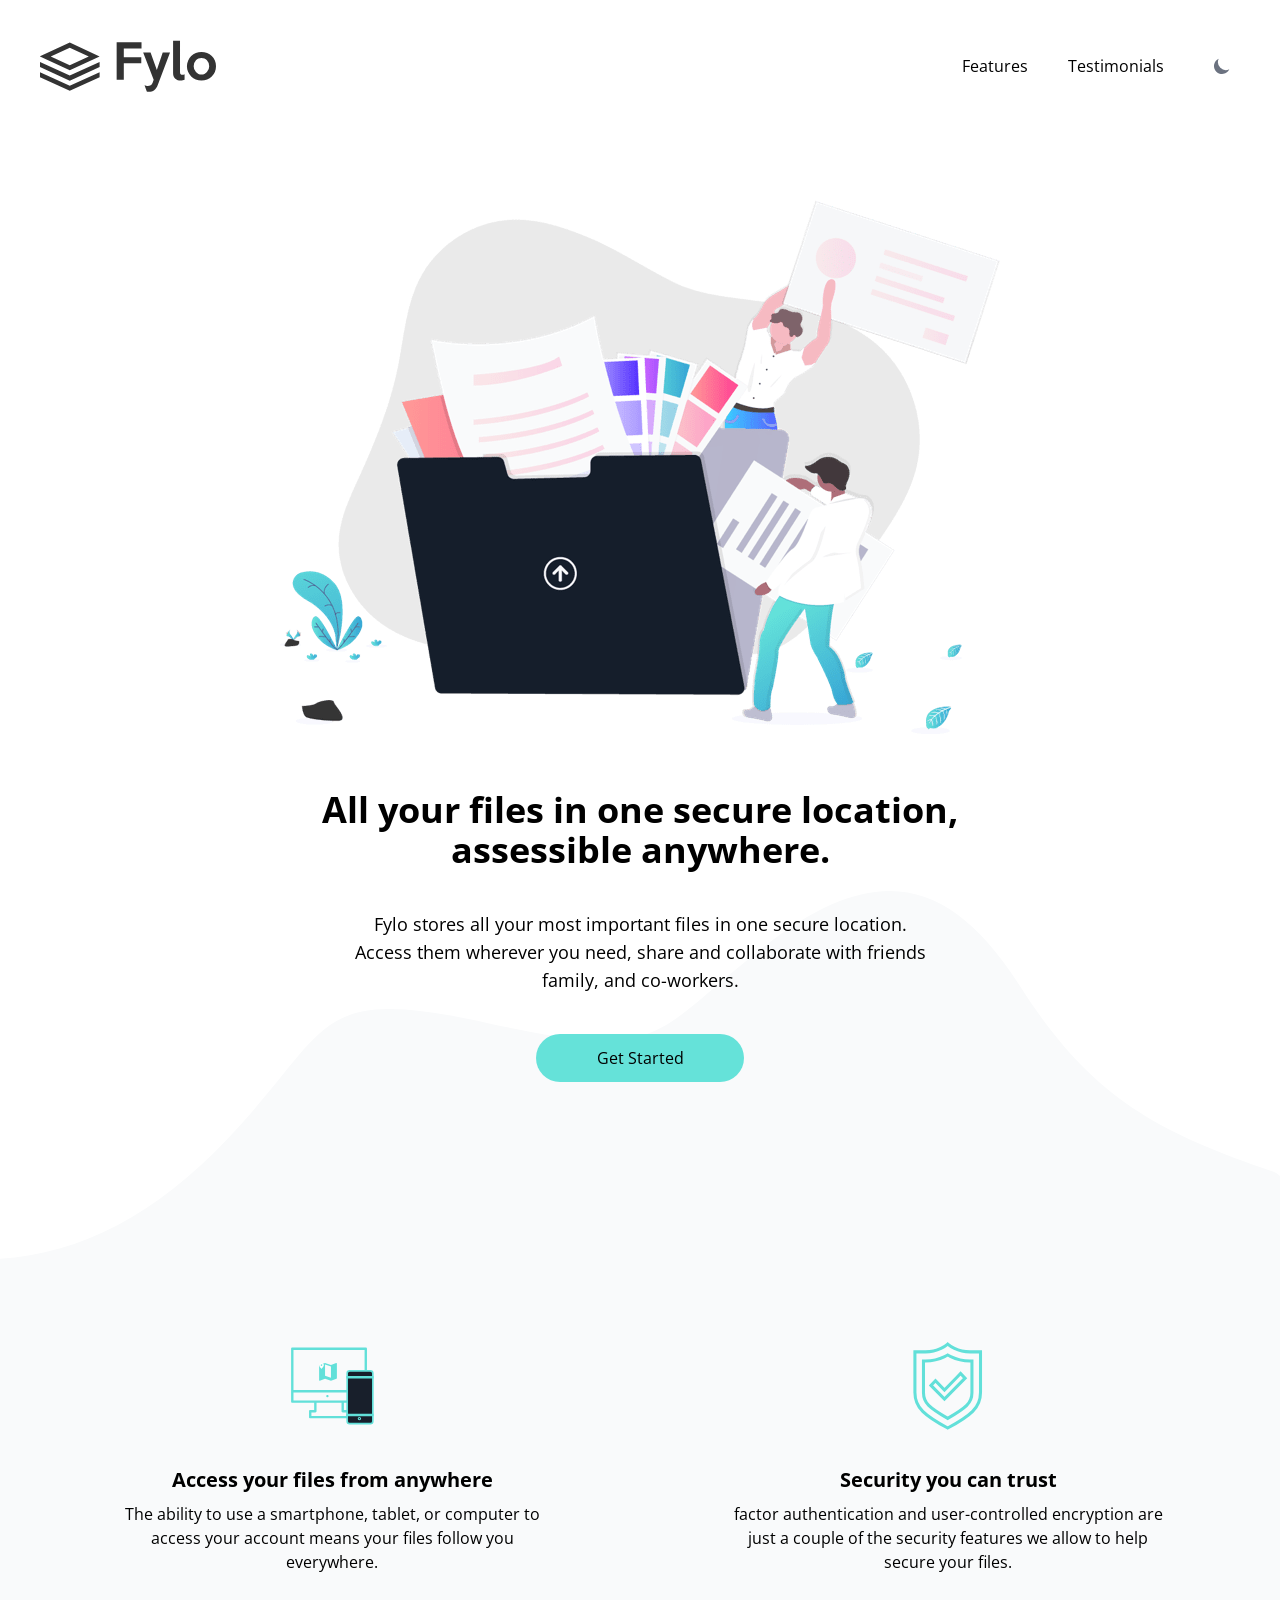
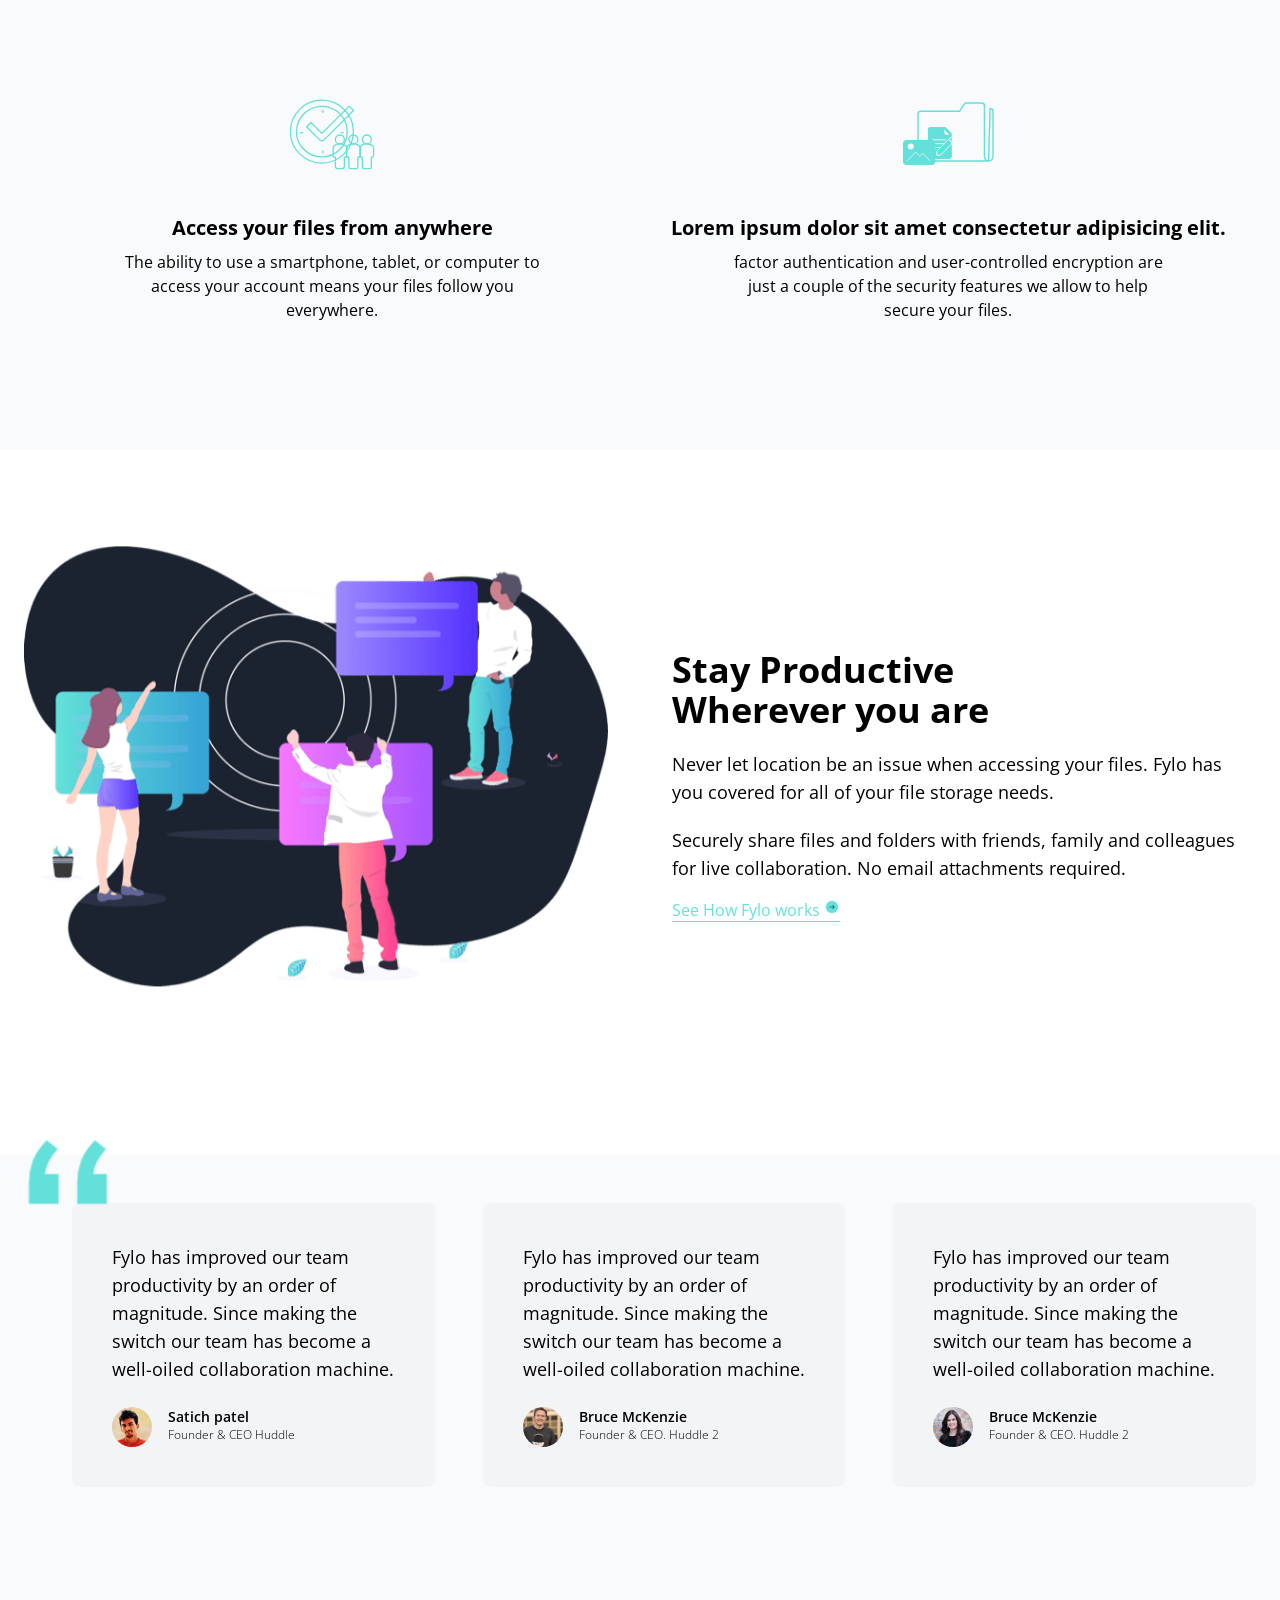
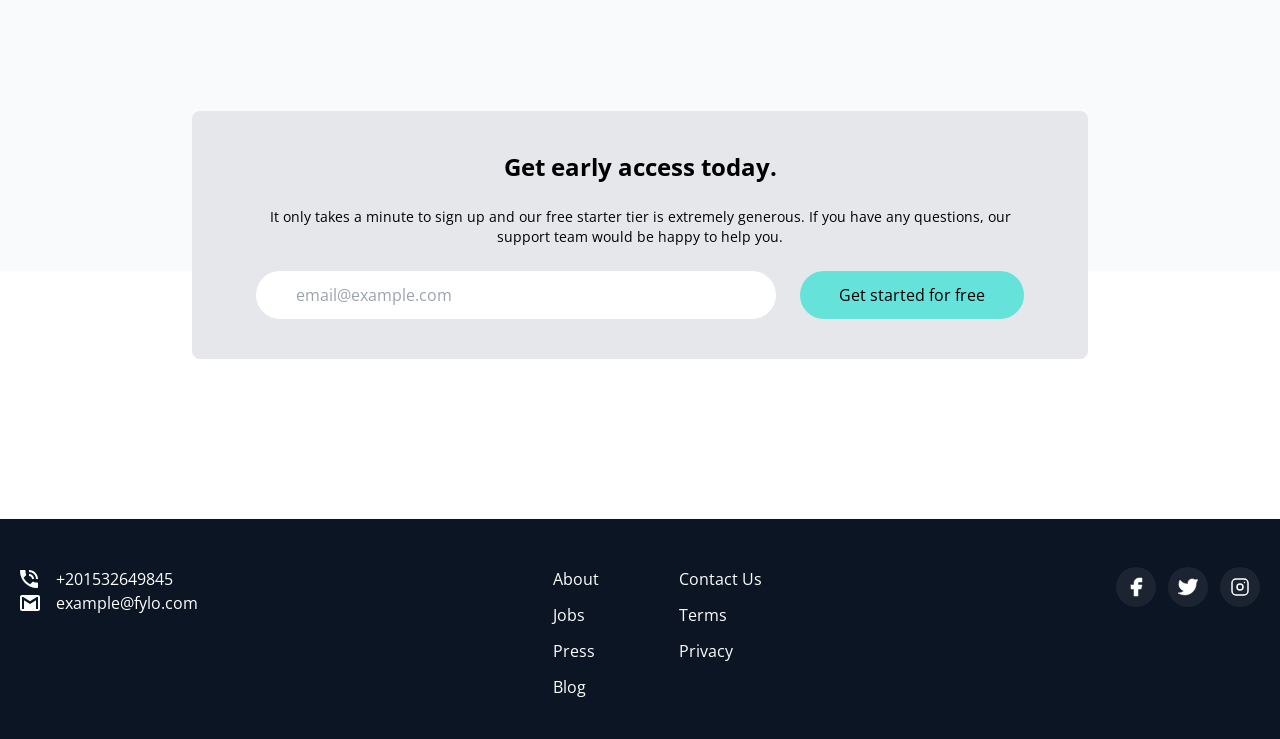
<file: index.html>
<!-- @format -->

<!DOCTYPE html>
<html lang="en" class="scroll-smooth">
  <head>
    <meta charset="UTF-8" />
    <meta http-equiv="X-UA-Compatible" content="IE=edge" />
    <meta name="viewport" content="width=device-width, initial-scale=1.0" />
    <link rel="preconnect" href="https://fonts.googleapis.com" />
    <link rel="preconnect" href="https://fonts.gstatic.com" crossorigin />
    <link
      href="https://fonts.googleapis.com/css2?family=Open+Sans:wght@400;700&family=Raleway:ital,wght@0,400;0,700;1,400&display=swap"
      rel="stylesheet"
    />
    <link rel="stylesheet" href="css/style.css" />
    <script src="js/script.js" defer></script>
    <title>Fylo Website</title>
    <!-- Toggle js -->
    <script>
      if (
        localStorage.getItem("color-theme") === "dark" ||
        (!("color-theme" in localStorage) &&
          window.matchMedia("(prefers-color-scheme: dark)").matches)
      ) {
        document.documentElement.classList.add("dark");
      } else {
        document.documentElement.classList.remove("dark");
      }
    </script>
    <script src="js/script.js" defer></script>
  </head>
  <body class="dark:bg-darkBlue dark:text-white font-opensans">
    <!-- Header -->
    <header class="container mx-auto mt-10 px-6 text-center h-40 md:h-20">
      <!-- Dynamic Logo -->
      <div
        class="bg-logo-light-mode dark:bg-logo-dark-mode bg-no-repeat h-20 w-48 mx-auto md:mx-0 md:absolute top-10 left-10"
      ></div>
      <!-- Menu -->
      <div
        class="flex items-center justify-center space-x-4 md:space-x-10 md:absolute top-12 right-10"
      >
        <a href="#features" class="hover:text-accentCyan">Features</a>
        <a href="#testimonials" class="hover:text-accentCyan">Testimonials</a>
        <!-- Dark/light mode button -->
        <button
          id="theme-toggle"
          class="text-gray-500 dark:text-gray-400 hover:bg-gray-100 dark:hover:bg-gray-700 focus:outline-none focus:ring-4 focus:ring-gray-200 dark:focus:ring-gray-700 rounded-lg text-sm p-2 5"
        >
          <!-- Dark SVG Icon -->
          <svg
            id="theme-toggle-dark-icon"
            class="w-5 h-5 hidden"
            fill="currentColor"
            viewBox="0 0 20 20"
            xmlns="http://www.w3.org/2000/svg"
          >
            <path
              d="M17.293 13.293A8 8 0 016.707 2.707a8.001 8.001 0 1010.586 10.586z"
            ></path>
          </svg>
          <!-- Light SVG Icon -->
          <svg
            id="theme-toggle-light-icon"
            class="w-5 h-5 hidden"
            fill="currentColor"
            viewBox="0 0 20 20"
            xmlns="http://www.w3.org/2000/svg"
          >
            <path
              d="M10 2a1 1 0 011 1v1a1 1 0 11-2 0V3a1 1 0 011-1zm4 8a4 4 0 11-8 0 4 4 0 018 0zm-.464 4.95l.707.707a1 1 0 001.414-1.414l-.707-.707a1 1 0 00-1.414 1.414zm2.12-10.607a1 1 0 010 1.414l-.706.707a1 1 0 11-1.414-1.414l.707-.707a1 1 0 011.414 0zM17 11a1 1 0 100-2h-1a1 1 0 100 2h1zm-7 4a1 1 0 011 1v1a1 1 0 11-2 0v-1a1 1 0 011-1zM5.05 6.464A1 1 0 106.465 5.05l-.708-.707a1 1 0 00-1.414 1.414l.707.707zm1.414 8.486l-.707.707a1 1 0 01-1.414-1.414l.707-.707a1 1 0 011.414 1.414zM4 11a1 1 0 100-2H3a1 1 0 000 2h1z"
              fill-rule="evenodd"
              clip-rule="evenodd"
            ></path>
          </svg>
        </button>
      </div>
    </header>
    <!-- Hero section -->
    <section
      id="hero"
      class="bg-curvy-light-mode dark:bg-curvy-dark-mode bg-no-repeat bg-contain bg-bottom"
    >
      <!-- Hero container -->
      <div class="container mx-auto px-6 text-center md:pt-20 pb-52">
        <img src="images/illustration-intro.png" alt="" class="mx-auto" />
        <h1
          class="max-w-2xl mx-auto mb-10 text-3xl font-bold leading-normal mt-14 md:text-4xl"
        >
          All your files in one secure location, assessible anywhere.
        </h1>
        <p class="max-w-sm mx-auto mb-10 text-sm md:max-w-xl md:text-lg">
          Fylo stores all your most important files in one secure location.
          Access them wherever you need, share and collaborate with friends
          family, and co-workers.
        </p>
        <button class="p-3 rounded-full w-52 bg-accentCyan hover:scale-95">
          Get Started
        </button>
      </div>
    </section>
    <!-- Features & Productive section -->
    <section id="features" class="pt-12 bg-gray-50 dark:bg-darkBlue1">
      <!-- features container -->
      <div class="container mx-auto px-6 pb-32">
        <!-- first row -->
        <div
          class="flex flex-col space-y-24 text-center md:flex-row md:space-y-0"
        >
          <!-- Item one -->
          <div class="flex flex-col items-center space-y-2 md:w-1/2">
            <div class="flex items-center justify-center h-24 mb-6">
              <img src="images/icon-access-anywhere.svg" alt="" />
            </div>
            <h3 class="text-xl font-bold">Access your files from anywhere</h3>
            <p class="max-w-md">
              The ability to use a smartphone, tablet, or computer to access
              your account means your files follow you everywhere.
            </p>
          </div>
          <!-- Item two -->
          <div class="flex flex-col items-center space-y-2 md:w-1/2">
            <div class="flex items-center justify-center h-24 mb-6">
              <img src="images/icon-security.svg" alt="" />
            </div>
            <h3 class="text-xl font-bold">Security you can trust</h3>
            <p class="max-w-md">
              factor authentication and user-controlled encryption are just a
              couple of the security features we allow to help secure your
              files.
            </p>
          </div>
        </div>
        <!-- second row -->
        <div
          class="mt-28 flex flex-col space-y-24 text-center md:flex-row md:space-y-0"
        >
          <!-- Item three -->
          <div class="flex flex-col items-center space-y-2 md:w-1/2">
            <div class="flex items-center justify-center h-24 mb-6">
              <img src="images/icon-collaboration.svg" alt="" />
            </div>
            <h3 class="text-xl font-bold">Access your files from anywhere</h3>
            <p class="max-w-md">
              The ability to use a smartphone, tablet, or computer to access
              your account means your files follow you everywhere.
            </p>
          </div>
          <!-- Item four -->
          <div class="flex flex-col items-center space-y-2 md:w-1/2">
            <div class="flex items-center justify-center h-24 mb-6">
              <img src="images/icon-any-file.svg" alt="" />
            </div>
            <h3 class="text-xl font-bold">
              Lorem ipsum dolor sit amet consectetur adipisicing elit.
            </h3>
            <p class="max-w-md">
              factor authentication and user-controlled encryption are just a
              couple of the security features we allow to help secure your
              files.
            </p>
          </div>
        </div>
      </div>
    </section>
    <!-- Productive section -->
    <section id="productive" class="bg-white dark:bg-darkBlue">
      <!-- container -->
      <div
        class="container flex flex-col items-center mx-auto px-6 pt-24 pb-32 md:flex-row md:space-x-16"
      >
        <!--Image  -->
        <div class="md:1/2">
          <img
            src="images/illustration-stay-productive.png"
            class="mb-10"
            alt=""
          />
        </div>
        <!-- content -->
        <div class="flex flex-col items-start md:w-1/2">
          <div class="flex flex-col space-y-5">
            <h4 class="max-w-md text-xl font-bold md:text-4xl">
              Stay Productive Wherever you are
            </h4>
            <p class="text-md md:text-lg">
              Never let location be an issue when accessing your files. Fylo has
              you covered for all of your file storage needs.
            </p>
            <p class="text-md md:text-lg">
              Securely share files and folders with friends, family and
              colleagues for live collaboration. No email attachments required.
            </p>
          </div>
          <!-- link -->
          <div class="block mt-4">
            <a href="" class="border-b border-accentCyan text-accentCyan">
              See How Fylo works
              <img src="images/icon-arrow.svg" class="inline pb-2" alt="" />
            </a>
          </div>
        </div>
      </div>
    </section>
    <!-- Testimonials section -->
    <section id="testimonials" class="bg-gray-50 dark:bg-darkBlue">
      <div class="container mx-auto px-6 pt-12 pb-80 md:pb-96">
        <!-- Boxes Container -->
        <div
          class="relative flex flex-col w-full space-y-6 md:flex-row md:space-y-0 md:space-x-12"
        >
          <!-- Quotes -->
          <img
            src="images/bg-quotes.png"
            alt=""
            class="absolute left-1 -top-2 w-10 md:-top-16 md:w-20"
          />
          <!-- Box one -->
          <div
            class="flex flex-col p-10 space-y-6 rounded-lg md:w-1/3 bg-gray-100 dark:bg-darkBlue3"
          >
            <p class="text-sm leading-5 md:text-lg">
              Fylo has improved our team productivity by an order of magnitude.
              Since making the switch our team has become a well-oiled
              collaboration machine.
            </p>
            <!-- customer info -->
            <div class="flex space-x-4">
              <img
                src="images/profile-1.jpg"
                class="w-10 h-10 rounded-full"
                alt=""
              />
              <div>
                <h5 class="text-sm font-semibold">Satich patel</h5>
                <p class="text-xs font-extralight">Founder & CEO Huddle</p>
              </div>
            </div>
          </div>
          <!-- Box 2 -->
          <div
            class="flex flex-col p-10 space-y-6 rounded-lg md:w-1/3 bg-gray-100 dark:bg-darkBlue3"
          >
            <p class="text-sm leading-5 md:text-lg">
              Fylo has improved our team productivity by an order of magnitude.
              Since making the switch our team has become a well-oiled
              collaboration machine.
            </p>
            <!-- customer info -->
            <div class="flex space-x-4">
              <img
                src="images/profile-2.jpg"
                class="w-10 h-10 rounded-full"
                alt=""
              />
              <div>
                <h5 class="text-sm font-semibold">Bruce McKenzie</h5>
                <p class="text-xs font-extralight">Founder & CEO. Huddle 2</p>
              </div>
            </div>
          </div>
          <!-- Box 3 -->
          <div
            class="flex flex-col p-10 space-y-6 rounded-lg md:w-1/3 bg-gray-100 dark:bg-darkBlue3"
          >
            <p class="text-sm leading-5 md:text-lg">
              Fylo has improved our team productivity by an order of magnitude.
              Since making the switch our team has become a well-oiled
              collaboration machine.
            </p>
            <!-- customer info -->
            <div class="flex space-x-4">
              <img
                src="images/profile-3.jpg"
                class="w-10 h-10 rounded-full"
                alt=""
              />
              <div>
                <h5 class="text-sm font-semibold">Bruce McKenzie</h5>
                <p class="text-xs font-extralight">Founder & CEO. Huddle 2</p>
              </div>
            </div>
          </div>
        </div>
      </div>
    </section>
    <!-- Early access section -->
    <section id="early-access" class="relative px-6 dark:bg-darkBlue2 md:px-0">
      <div
        class="relative -top-40 max-w-4xl mx-auto p-10 px-6 space-y-6 text-center rounded-lg bg-gray-200 dark:bg-darkBlue1 md:px-16"
      >
        <h5 class="text-2xl font-bold">Get early access today.</h5>
        <p class="text-sm">
          It only takes a minute to sign up and our free starter tier is
          extremely generous. If you have any questions, our support team would
          be happy to help you.
        </p>
        <!-- input and button container -->
        <div
          class="flex flex-col items-start space-y-6 md:flex-row md:space-y-0 md:space-x-6"
        >
          <div class="w-full md:flex-1">
            <input
              type="text"
              class="w-full px-10 py-3 rounded-full focus:outline-none"
              placeholder="email@example.com"
            />
          </div>
          <button
            class="w-full p-3 px-6 rounded-full bg-accentCyan md:w-56 hover:scale-95"
          >
            Get started for free
          </button>
        </div>
      </div>
    </section>
    <!-- Footer and smooth scroll -->
    <footer class="bg-darkBlue2 text-white">
      <div class="container pt-12 mx-auto px-5 pb-10">
        <div
          class="flex flex-col justify-between space-y-24 md:flex-row md:space-y-0"
        >
          <!-- Email and phone -->
          <div class="mt-10 spcae-y-6">
            <div class="flex items-center space-x-3 md:-mt-10">
              <div class="w-6">
                <img src="images/icon-phone.svg" class="scale-10" alt="" />
              </div>
              <div>+201532649845</div>
            </div>
            <div class="flex items-center space-x-3">
              <div class="w-6">
                <img src="images/icon-email.svg" class="scale-10" alt="" />
              </div>
              <div>example@fylo.com</div>
            </div>
          </div>
          <!-- menu -->
          <div
            class="flex flex-col space-y-10 text-xl md:text-base md:space-x-20 md:space-y-0 md:flex-row"
          >
            <div class="flex flex-col space-y-3">
              <a href="#">About</a>
              <a href="#">Jobs</a>
              <a href="#">Press</a>
              <a href="#">Blog</a>
            </div>
            <div class="flex flex-col space-y-3">
              <a href="#">Contact Us</a>
              <a href="#">Terms</a>
              <a href="#">Privacy</a>
            </div>
          </div>
          <!-- Social -->
          <div class="flex justify-center pb-10 space-x-3">
            <div>
              <a href="#">
                <img
                  src="images/facebook.svg"
                  class="p-2 bg-darkBlue rounded-full ficon"
                  alt=""
                />
              </a>
            </div>
            <div>
              <a href="#">
                <img
                  src="images/twitter.svg"
                  class="p-2 bg-darkBlue rounded-full ficon"
                  alt=""
                />
              </a>
            </div>
            <div>
              <a href="#">
                <img
                  src="images/instagram.svg"
                  class="p-2 bg-darkBlue rounded-full ficon"
                  alt=""
                />
              </a>
            </div>
          </div>
        </div>
      </div>
    </footer>
  </body>
</html>
</file>
<file: css/style.css>
/** @format */

/*! tailwindcss v3.0.24 | MIT License | https://tailwindcss.com */

/*
1. Prevent padding and border from affecting element width. (https://github.com/mozdevs/cssremedy/issues/4)
2. Allow adding a border to an element by just adding a border-width. (https://github.com/tailwindcss/tailwindcss/pull/116)
*/

*,
::before,
::after {
  box-sizing: border-box;
  /* 1 */
  border-width: 0;
  /* 2 */
  border-style: solid;
  /* 2 */
  border-color: #e5e7eb;
  /* 2 */
}

::before,
::after {
  --tw-content: '';
}

/*
1. Use a consistent sensible line-height in all browsers.
2. Prevent adjustments of font size after orientation changes in iOS.
3. Use a more readable tab size.
4. Use the user's configured `sans` font-family by default.
*/

html {
  line-height: 1.5;
  /* 1 */
  -webkit-text-size-adjust: 100%;
  /* 2 */
  -moz-tab-size: 4;
  /* 3 */
  -o-tab-size: 4;
     tab-size: 4;
  /* 3 */
  font-family: Raleway, sans-serif;
  /* 4 */
}

/*
1. Remove the margin in all browsers.
2. Inherit line-height from `html` so users can set them as a class directly on the `html` element.
*/

body {
  margin: 0;
  /* 1 */
  line-height: inherit;
  /* 2 */
}

/*
1. Add the correct height in Firefox.
2. Correct the inheritance of border color in Firefox. (https://bugzilla.mozilla.org/show_bug.cgi?id=190655)
3. Ensure horizontal rules are visible by default.
*/

hr {
  height: 0;
  /* 1 */
  color: inherit;
  /* 2 */
  border-top-width: 1px;
  /* 3 */
}

/*
Add the correct text decoration in Chrome, Edge, and Safari.
*/

abbr:where([title]) {
  -webkit-text-decoration: underline dotted;
          text-decoration: underline dotted;
}

/*
Remove the default font size and weight for headings.
*/

h1,
h2,
h3,
h4,
h5,
h6 {
  font-size: inherit;
  font-weight: inherit;
}

/*
Reset links to optimize for opt-in styling instead of opt-out.
*/

a {
  color: inherit;
  text-decoration: inherit;
}

/*
Add the correct font weight in Edge and Safari.
*/

b,
strong {
  font-weight: bolder;
}

/*
1. Use the user's configured `mono` font family by default.
2. Correct the odd `em` font sizing in all browsers.
*/

code,
kbd,
samp,
pre {
  font-family: ui-monospace, SFMono-Regular, Menlo, Monaco, Consolas, "Liberation Mono", "Courier New", monospace;
  /* 1 */
  font-size: 1em;
  /* 2 */
}

/*
Add the correct font size in all browsers.
*/

small {
  font-size: 80%;
}

/*
Prevent `sub` and `sup` elements from affecting the line height in all browsers.
*/

sub,
sup {
  font-size: 75%;
  line-height: 0;
  position: relative;
  vertical-align: baseline;
}

sub {
  bottom: -0.25em;
}

sup {
  top: -0.5em;
}

/*
1. Remove text indentation from table contents in Chrome and Safari. (https://bugs.chromium.org/p/chromium/issues/detail?id=999088, https://bugs.webkit.org/show_bug.cgi?id=201297)
2. Correct table border color inheritance in all Chrome and Safari. (https://bugs.chromium.org/p/chromium/issues/detail?id=935729, https://bugs.webkit.org/show_bug.cgi?id=195016)
3. Remove gaps between table borders by default.
*/

table {
  text-indent: 0;
  /* 1 */
  border-color: inherit;
  /* 2 */
  border-collapse: collapse;
  /* 3 */
}

/*
1. Change the font styles in all browsers.
2. Remove the margin in Firefox and Safari.
3. Remove default padding in all browsers.
*/

button,
input,
optgroup,
select,
textarea {
  font-family: inherit;
  /* 1 */
  font-size: 100%;
  /* 1 */
  line-height: inherit;
  /* 1 */
  color: inherit;
  /* 1 */
  margin: 0;
  /* 2 */
  padding: 0;
  /* 3 */
}

/*
Remove the inheritance of text transform in Edge and Firefox.
*/

button,
select {
  text-transform: none;
}

/*
1. Correct the inability to style clickable types in iOS and Safari.
2. Remove default button styles.
*/

button,
[type='button'],
[type='reset'],
[type='submit'] {
  -webkit-appearance: button;
  /* 1 */
  background-color: transparent;
  /* 2 */
  background-image: none;
  /* 2 */
}

/*
Use the modern Firefox focus style for all focusable elements.
*/

:-moz-focusring {
  outline: auto;
}

/*
Remove the additional `:invalid` styles in Firefox. (https://github.com/mozilla/gecko-dev/blob/2f9eacd9d3d995c937b4251a5557d95d494c9be1/layout/style/res/forms.css#L728-L737)
*/

:-moz-ui-invalid {
  box-shadow: none;
}

/*
Add the correct vertical alignment in Chrome and Firefox.
*/

progress {
  vertical-align: baseline;
}

/*
Correct the cursor style of increment and decrement buttons in Safari.
*/

::-webkit-inner-spin-button,
::-webkit-outer-spin-button {
  height: auto;
}

/*
1. Correct the odd appearance in Chrome and Safari.
2. Correct the outline style in Safari.
*/

[type='search'] {
  -webkit-appearance: textfield;
  /* 1 */
  outline-offset: -2px;
  /* 2 */
}

/*
Remove the inner padding in Chrome and Safari on macOS.
*/

::-webkit-search-decoration {
  -webkit-appearance: none;
}

/*
1. Correct the inability to style clickable types in iOS and Safari.
2. Change font properties to `inherit` in Safari.
*/

::-webkit-file-upload-button {
  -webkit-appearance: button;
  /* 1 */
  font: inherit;
  /* 2 */
}

/*
Add the correct display in Chrome and Safari.
*/

summary {
  display: list-item;
}

/*
Removes the default spacing and border for appropriate elements.
*/

blockquote,
dl,
dd,
h1,
h2,
h3,
h4,
h5,
h6,
hr,
figure,
p,
pre {
  margin: 0;
}

fieldset {
  margin: 0;
  padding: 0;
}

legend {
  padding: 0;
}

ol,
ul,
menu {
  list-style: none;
  margin: 0;
  padding: 0;
}

/*
Prevent resizing textareas horizontally by default.
*/

textarea {
  resize: vertical;
}

/*
1. Reset the default placeholder opacity in Firefox. (https://github.com/tailwindlabs/tailwindcss/issues/3300)
2. Set the default placeholder color to the user's configured gray 400 color.
*/

input::-moz-placeholder, textarea::-moz-placeholder {
  opacity: 1;
  /* 1 */
  color: #9ca3af;
  /* 2 */
}

input:-ms-input-placeholder, textarea:-ms-input-placeholder {
  opacity: 1;
  /* 1 */
  color: #9ca3af;
  /* 2 */
}

input::placeholder,
textarea::placeholder {
  opacity: 1;
  /* 1 */
  color: #9ca3af;
  /* 2 */
}

/*
Set the default cursor for buttons.
*/

button,
[role="button"] {
  cursor: pointer;
}

/*
Make sure disabled buttons don't get the pointer cursor.
*/

:disabled {
  cursor: default;
}

/*
1. Make replaced elements `display: block` by default. (https://github.com/mozdevs/cssremedy/issues/14)
2. Add `vertical-align: middle` to align replaced elements more sensibly by default. (https://github.com/jensimmons/cssremedy/issues/14#issuecomment-634934210)
   This can trigger a poorly considered lint error in some tools but is included by design.
*/

img,
svg,
video,
canvas,
audio,
iframe,
embed,
object {
  display: block;
  /* 1 */
  vertical-align: middle;
  /* 2 */
}

/*
Constrain images and videos to the parent width and preserve their intrinsic aspect ratio. (https://github.com/mozdevs/cssremedy/issues/14)
*/

img,
video {
  max-width: 100%;
  height: auto;
}

/*
Ensure the default browser behavior of the `hidden` attribute.
*/

[hidden] {
  display: none;
}

*, ::before, ::after {
  --tw-translate-x: 0;
  --tw-translate-y: 0;
  --tw-rotate: 0;
  --tw-skew-x: 0;
  --tw-skew-y: 0;
  --tw-scale-x: 1;
  --tw-scale-y: 1;
  --tw-pan-x:  ;
  --tw-pan-y:  ;
  --tw-pinch-zoom:  ;
  --tw-scroll-snap-strictness: proximity;
  --tw-ordinal:  ;
  --tw-slashed-zero:  ;
  --tw-numeric-figure:  ;
  --tw-numeric-spacing:  ;
  --tw-numeric-fraction:  ;
  --tw-ring-inset:  ;
  --tw-ring-offset-width: 0px;
  --tw-ring-offset-color: #fff;
  --tw-ring-color: rgb(59 130 246 / 0.5);
  --tw-ring-offset-shadow: 0 0 #0000;
  --tw-ring-shadow: 0 0 #0000;
  --tw-shadow: 0 0 #0000;
  --tw-shadow-colored: 0 0 #0000;
  --tw-blur:  ;
  --tw-brightness:  ;
  --tw-contrast:  ;
  --tw-grayscale:  ;
  --tw-hue-rotate:  ;
  --tw-invert:  ;
  --tw-saturate:  ;
  --tw-sepia:  ;
  --tw-drop-shadow:  ;
  --tw-backdrop-blur:  ;
  --tw-backdrop-brightness:  ;
  --tw-backdrop-contrast:  ;
  --tw-backdrop-grayscale:  ;
  --tw-backdrop-hue-rotate:  ;
  --tw-backdrop-invert:  ;
  --tw-backdrop-opacity:  ;
  --tw-backdrop-saturate:  ;
  --tw-backdrop-sepia:  ;
}

.container {
  width: 100%;
}

@media (min-width: 640px) {
  .container {
    max-width: 640px;
  }
}

@media (min-width: 768px) {
  .container {
    max-width: 768px;
  }
}

@media (min-width: 1024px) {
  .container {
    max-width: 1024px;
  }
}

@media (min-width: 1280px) {
  .container {
    max-width: 1280px;
  }
}

@media (min-width: 1536px) {
  .container {
    max-width: 1536px;
  }
}

.absolute {
  position: absolute;
}

.relative {
  position: relative;
}

.top-10 {
  top: 2.5rem;
}

.left-10 {
  left: 2.5rem;
}

.top-12 {
  top: 3rem;
}

.right-10 {
  right: 2.5rem;
}

.left-1 {
  left: 0.25rem;
}

.-top-2 {
  top: -0.5rem;
}

.-top-40 {
  top: -10rem;
}

.mx-auto {
  margin-left: auto;
  margin-right: auto;
}

.mt-10 {
  margin-top: 2.5rem;
}

.mb-10 {
  margin-bottom: 2.5rem;
}

.mt-14 {
  margin-top: 3.5rem;
}

.mb-6 {
  margin-bottom: 1.5rem;
}

.mt-28 {
  margin-top: 7rem;
}

.mt-4 {
  margin-top: 1rem;
}

.block {
  display: block;
}

.inline {
  display: inline;
}

.flex {
  display: flex;
}

.hidden {
  display: none;
}

.h-40 {
  height: 10rem;
}

.h-20 {
  height: 5rem;
}

.h-5 {
  height: 1.25rem;
}

.h-24 {
  height: 6rem;
}

.h-10 {
  height: 2.5rem;
}

.w-48 {
  width: 12rem;
}

.w-5 {
  width: 1.25rem;
}

.w-52 {
  width: 13rem;
}

.w-full {
  width: 100%;
}

.w-10 {
  width: 2.5rem;
}

.w-6 {
  width: 1.5rem;
}

.max-w-2xl {
  max-width: 42rem;
}

.max-w-sm {
  max-width: 24rem;
}

.max-w-md {
  max-width: 28rem;
}

.max-w-4xl {
  max-width: 56rem;
}

.flex-col {
  flex-direction: column;
}

.items-start {
  align-items: flex-start;
}

.items-center {
  align-items: center;
}

.justify-center {
  justify-content: center;
}

.justify-between {
  justify-content: space-between;
}

.space-x-4 > :not([hidden]) ~ :not([hidden]) {
  --tw-space-x-reverse: 0;
  margin-right: calc(1rem * var(--tw-space-x-reverse));
  margin-left: calc(1rem * calc(1 - var(--tw-space-x-reverse)));
}

.space-y-24 > :not([hidden]) ~ :not([hidden]) {
  --tw-space-y-reverse: 0;
  margin-top: calc(6rem * calc(1 - var(--tw-space-y-reverse)));
  margin-bottom: calc(6rem * var(--tw-space-y-reverse));
}

.space-y-2 > :not([hidden]) ~ :not([hidden]) {
  --tw-space-y-reverse: 0;
  margin-top: calc(0.5rem * calc(1 - var(--tw-space-y-reverse)));
  margin-bottom: calc(0.5rem * var(--tw-space-y-reverse));
}

.space-y-5 > :not([hidden]) ~ :not([hidden]) {
  --tw-space-y-reverse: 0;
  margin-top: calc(1.25rem * calc(1 - var(--tw-space-y-reverse)));
  margin-bottom: calc(1.25rem * var(--tw-space-y-reverse));
}

.space-y-6 > :not([hidden]) ~ :not([hidden]) {
  --tw-space-y-reverse: 0;
  margin-top: calc(1.5rem * calc(1 - var(--tw-space-y-reverse)));
  margin-bottom: calc(1.5rem * var(--tw-space-y-reverse));
}

.space-x-3 > :not([hidden]) ~ :not([hidden]) {
  --tw-space-x-reverse: 0;
  margin-right: calc(0.75rem * var(--tw-space-x-reverse));
  margin-left: calc(0.75rem * calc(1 - var(--tw-space-x-reverse)));
}

.space-y-10 > :not([hidden]) ~ :not([hidden]) {
  --tw-space-y-reverse: 0;
  margin-top: calc(2.5rem * calc(1 - var(--tw-space-y-reverse)));
  margin-bottom: calc(2.5rem * var(--tw-space-y-reverse));
}

.space-y-3 > :not([hidden]) ~ :not([hidden]) {
  --tw-space-y-reverse: 0;
  margin-top: calc(0.75rem * calc(1 - var(--tw-space-y-reverse)));
  margin-bottom: calc(0.75rem * var(--tw-space-y-reverse));
}

.scroll-smooth {
  scroll-behavior: smooth;
}

.rounded-lg {
  border-radius: 0.5rem;
}

.rounded-full {
  border-radius: 9999px;
}

.border-b {
  border-bottom-width: 1px;
}

.border-accentCyan {
  --tw-border-opacity: 1;
  border-color: hsl(176 68% 64% / var(--tw-border-opacity));
}

.bg-accentCyan {
  --tw-bg-opacity: 1;
  background-color: hsl(176 68% 64% / var(--tw-bg-opacity));
}

.bg-gray-50 {
  --tw-bg-opacity: 1;
  background-color: rgb(249 250 251 / var(--tw-bg-opacity));
}

.bg-white {
  --tw-bg-opacity: 1;
  background-color: rgb(255 255 255 / var(--tw-bg-opacity));
}

.bg-gray-100 {
  --tw-bg-opacity: 1;
  background-color: rgb(243 244 246 / var(--tw-bg-opacity));
}

.bg-gray-200 {
  --tw-bg-opacity: 1;
  background-color: rgb(229 231 235 / var(--tw-bg-opacity));
}

.bg-darkBlue {
  --tw-bg-opacity: 1;
  background-color: hsl(217 28% 15% / var(--tw-bg-opacity));
}

.bg-darkBlue2 {
  --tw-bg-opacity: 1;
  background-color: hsl(216 53% 9% / var(--tw-bg-opacity));
}

.bg-logo-light-mode {
  background-image: url('../images/logo-light-mode.svg');
}

.bg-curvy-light-mode {
  background-image: url('../images/bg-curvy-light-mode.svg');
}

.bg-contain {
  background-size: contain;
}

.bg-bottom {
  background-position: bottom;
}

.bg-no-repeat {
  background-repeat: no-repeat;
}

.p-2 {
  padding: 0.5rem;
}

.p-3 {
  padding: 0.75rem;
}

.p-10 {
  padding: 2.5rem;
}

.px-6 {
  padding-left: 1.5rem;
  padding-right: 1.5rem;
}

.px-10 {
  padding-left: 2.5rem;
  padding-right: 2.5rem;
}

.py-3 {
  padding-top: 0.75rem;
  padding-bottom: 0.75rem;
}

.px-5 {
  padding-left: 1.25rem;
  padding-right: 1.25rem;
}

.pb-52 {
  padding-bottom: 13rem;
}

.pt-12 {
  padding-top: 3rem;
}

.pb-32 {
  padding-bottom: 8rem;
}

.pt-24 {
  padding-top: 6rem;
}

.pb-2 {
  padding-bottom: 0.5rem;
}

.pb-80 {
  padding-bottom: 20rem;
}

.pb-10 {
  padding-bottom: 2.5rem;
}

.text-center {
  text-align: center;
}

.font-opensans {
  font-family: Open Sans, sans-serif;
}

.text-sm {
  font-size: 0.875rem;
  line-height: 1.25rem;
}

.text-3xl {
  font-size: 1.875rem;
  line-height: 2.25rem;
}

.text-xl {
  font-size: 1.25rem;
  line-height: 1.75rem;
}

.text-xs {
  font-size: 0.75rem;
  line-height: 1rem;
}

.text-2xl {
  font-size: 1.5rem;
  line-height: 2rem;
}

.font-bold {
  font-weight: 700;
}

.font-semibold {
  font-weight: 600;
}

.font-extralight {
  font-weight: 200;
}

.leading-normal {
  line-height: 1.5;
}

.leading-5 {
  line-height: 1.25rem;
}

.text-gray-500 {
  --tw-text-opacity: 1;
  color: rgb(107 114 128 / var(--tw-text-opacity));
}

.text-accentCyan {
  --tw-text-opacity: 1;
  color: hsl(176 68% 64% / var(--tw-text-opacity));
}

.text-white {
  --tw-text-opacity: 1;
  color: rgb(255 255 255 / var(--tw-text-opacity));
}

.ficon:hover {
  filter: invert(80%) sepia(37%) saturate(7048%) hue-rotate(132deg)
    brightness(105%) contrast(104%);
}

.hover\:scale-95:hover {
  --tw-scale-x: .95;
  --tw-scale-y: .95;
  transform: translate(var(--tw-translate-x), var(--tw-translate-y)) rotate(var(--tw-rotate)) skewX(var(--tw-skew-x)) skewY(var(--tw-skew-y)) scaleX(var(--tw-scale-x)) scaleY(var(--tw-scale-y));
}

.hover\:bg-gray-100:hover {
  --tw-bg-opacity: 1;
  background-color: rgb(243 244 246 / var(--tw-bg-opacity));
}

.hover\:text-accentCyan:hover {
  --tw-text-opacity: 1;
  color: hsl(176 68% 64% / var(--tw-text-opacity));
}

.focus\:outline-none:focus {
  outline: 2px solid transparent;
  outline-offset: 2px;
}

.focus\:ring-4:focus {
  --tw-ring-offset-shadow: var(--tw-ring-inset) 0 0 0 var(--tw-ring-offset-width) var(--tw-ring-offset-color);
  --tw-ring-shadow: var(--tw-ring-inset) 0 0 0 calc(4px + var(--tw-ring-offset-width)) var(--tw-ring-color);
  box-shadow: var(--tw-ring-offset-shadow), var(--tw-ring-shadow), var(--tw-shadow, 0 0 #0000);
}

.focus\:ring-gray-200:focus {
  --tw-ring-opacity: 1;
  --tw-ring-color: rgb(229 231 235 / var(--tw-ring-opacity));
}

.dark .dark\:bg-darkBlue {
  --tw-bg-opacity: 1;
  background-color: hsl(217 28% 15% / var(--tw-bg-opacity));
}

.dark .dark\:bg-darkBlue1 {
  --tw-bg-opacity: 1;
  background-color: hsl(218 28% 13% / var(--tw-bg-opacity));
}

.dark .dark\:bg-darkBlue3 {
  --tw-bg-opacity: 1;
  background-color: hsl(219 30% 18% / var(--tw-bg-opacity));
}

.dark .dark\:bg-darkBlue2 {
  --tw-bg-opacity: 1;
  background-color: hsl(216 53% 9% / var(--tw-bg-opacity));
}

.dark .dark\:bg-logo-dark-mode {
  background-image: url('../images/logo-dark-mode.svg');
}

.dark .dark\:bg-curvy-dark-mode {
  background-image: url('../images/bg-curvy-dark-mode.svg');
}

.dark .dark\:text-white {
  --tw-text-opacity: 1;
  color: rgb(255 255 255 / var(--tw-text-opacity));
}

.dark .dark\:text-gray-400 {
  --tw-text-opacity: 1;
  color: rgb(156 163 175 / var(--tw-text-opacity));
}

.dark .dark\:hover\:bg-gray-700:hover {
  --tw-bg-opacity: 1;
  background-color: rgb(55 65 81 / var(--tw-bg-opacity));
}

.dark .dark\:focus\:ring-gray-700:focus {
  --tw-ring-opacity: 1;
  --tw-ring-color: rgb(55 65 81 / var(--tw-ring-opacity));
}

@media (min-width: 768px) {
  .md\:absolute {
    position: absolute;
  }

  .md\:-top-16 {
    top: -4rem;
  }

  .md\:mx-0 {
    margin-left: 0px;
    margin-right: 0px;
  }

  .md\:-mt-10 {
    margin-top: -2.5rem;
  }

  .md\:h-20 {
    height: 5rem;
  }

  .md\:w-1\/2 {
    width: 50%;
  }

  .md\:w-20 {
    width: 5rem;
  }

  .md\:w-1\/3 {
    width: 33.333333%;
  }

  .md\:w-56 {
    width: 14rem;
  }

  .md\:max-w-xl {
    max-width: 36rem;
  }

  .md\:flex-1 {
    flex: 1 1 0%;
  }

  .md\:flex-row {
    flex-direction: row;
  }

  .md\:space-x-10 > :not([hidden]) ~ :not([hidden]) {
    --tw-space-x-reverse: 0;
    margin-right: calc(2.5rem * var(--tw-space-x-reverse));
    margin-left: calc(2.5rem * calc(1 - var(--tw-space-x-reverse)));
  }

  .md\:space-y-0 > :not([hidden]) ~ :not([hidden]) {
    --tw-space-y-reverse: 0;
    margin-top: calc(0px * calc(1 - var(--tw-space-y-reverse)));
    margin-bottom: calc(0px * var(--tw-space-y-reverse));
  }

  .md\:space-x-16 > :not([hidden]) ~ :not([hidden]) {
    --tw-space-x-reverse: 0;
    margin-right: calc(4rem * var(--tw-space-x-reverse));
    margin-left: calc(4rem * calc(1 - var(--tw-space-x-reverse)));
  }

  .md\:space-x-12 > :not([hidden]) ~ :not([hidden]) {
    --tw-space-x-reverse: 0;
    margin-right: calc(3rem * var(--tw-space-x-reverse));
    margin-left: calc(3rem * calc(1 - var(--tw-space-x-reverse)));
  }

  .md\:space-x-6 > :not([hidden]) ~ :not([hidden]) {
    --tw-space-x-reverse: 0;
    margin-right: calc(1.5rem * var(--tw-space-x-reverse));
    margin-left: calc(1.5rem * calc(1 - var(--tw-space-x-reverse)));
  }

  .md\:space-x-20 > :not([hidden]) ~ :not([hidden]) {
    --tw-space-x-reverse: 0;
    margin-right: calc(5rem * var(--tw-space-x-reverse));
    margin-left: calc(5rem * calc(1 - var(--tw-space-x-reverse)));
  }

  .md\:px-0 {
    padding-left: 0px;
    padding-right: 0px;
  }

  .md\:px-16 {
    padding-left: 4rem;
    padding-right: 4rem;
  }

  .md\:pt-20 {
    padding-top: 5rem;
  }

  .md\:pb-96 {
    padding-bottom: 24rem;
  }

  .md\:text-4xl {
    font-size: 2.25rem;
    line-height: 2.5rem;
  }

  .md\:text-lg {
    font-size: 1.125rem;
    line-height: 1.75rem;
  }

  .md\:text-base {
    font-size: 1rem;
    line-height: 1.5rem;
  }
}
</file>
